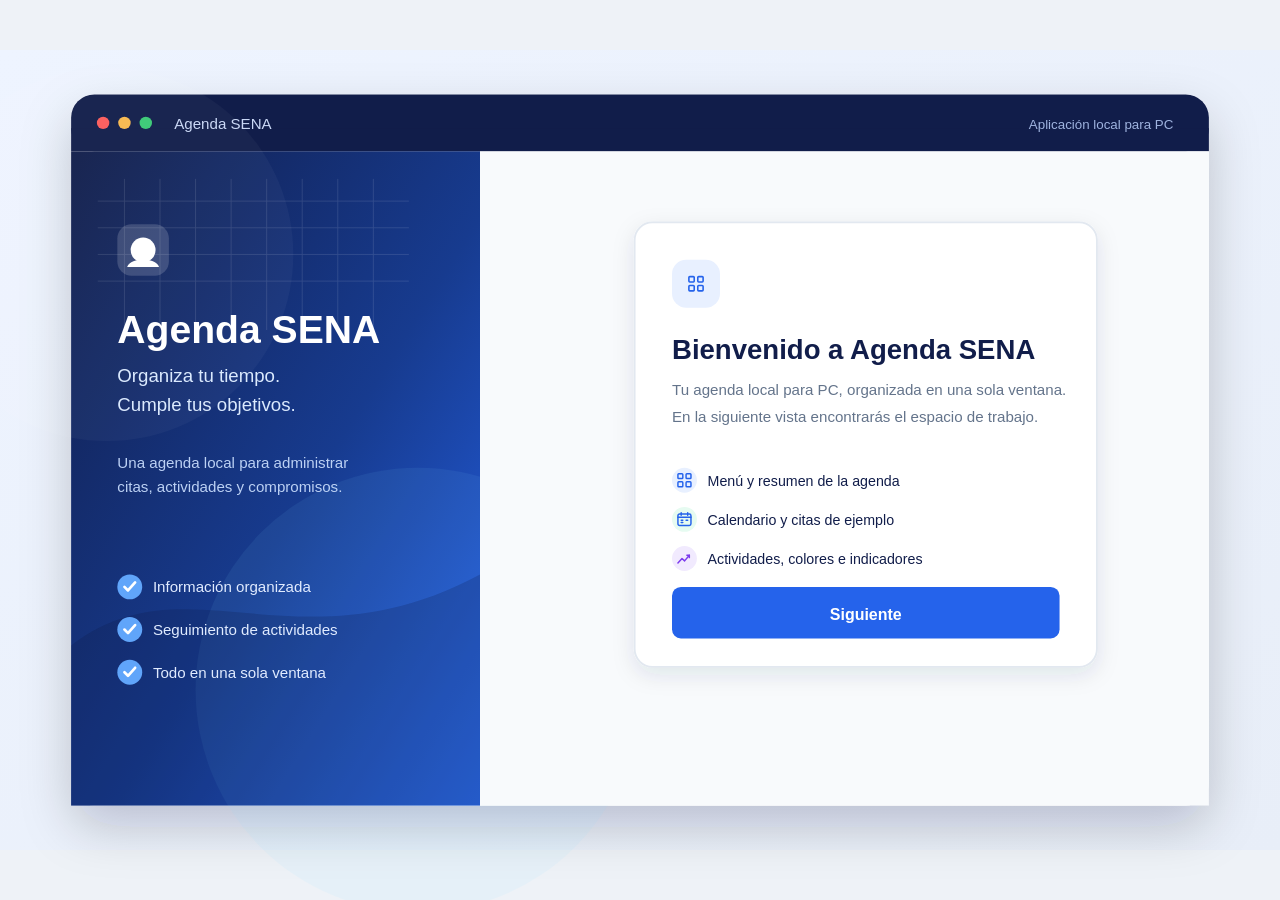
<file: index.html>
<!doctype html>
<html lang="es">
  <head>
    <meta charset="UTF-8" />
    <meta name="viewport" content="width=device-width, initial-scale=1.0" />
    <meta name="description" content="Ventanas visuales de Agenda SENA para PC." />
    <title>Agenda SENA</title>
    <style>
      :root { color-scheme: light; }
      * { box-sizing: border-box; }
      html, body { width: 100%; height: 100%; overflow: hidden; }
      body { margin: 0; background: #eef2f7; font-family: Arial, Helvetica, sans-serif; }
      #screen {
        display: flex;
        width: 100vw;
        height: 100vh;
        align-items: center;
        justify-content: center;
        overflow: hidden;
      }
      #screen > svg {
        display: block;
        width: 100%;
        height: 100%;
        min-height: 0;
      }
    </style>
  </head>
  <body>
    <main id="screen" aria-live="polite"></main>
    <script src="web/screen.js"></script>
  </body>
</html>
</file>
